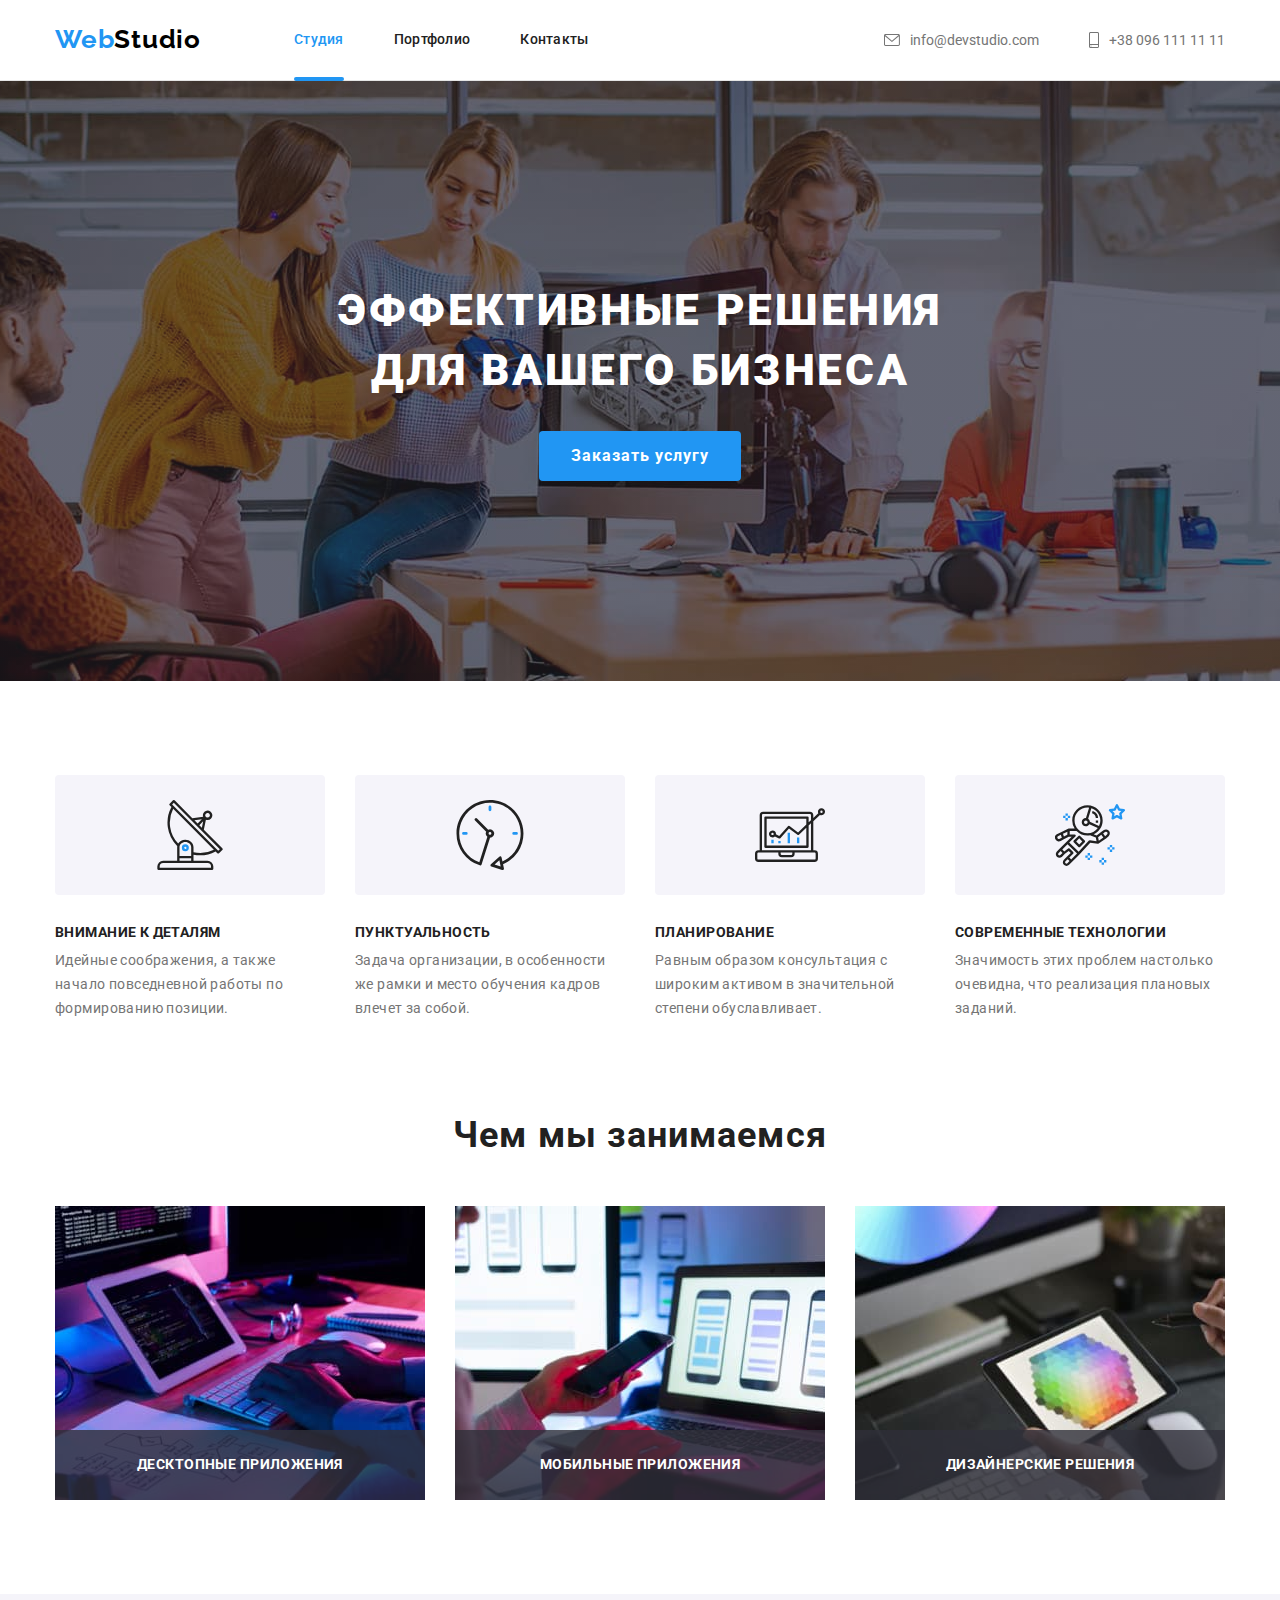
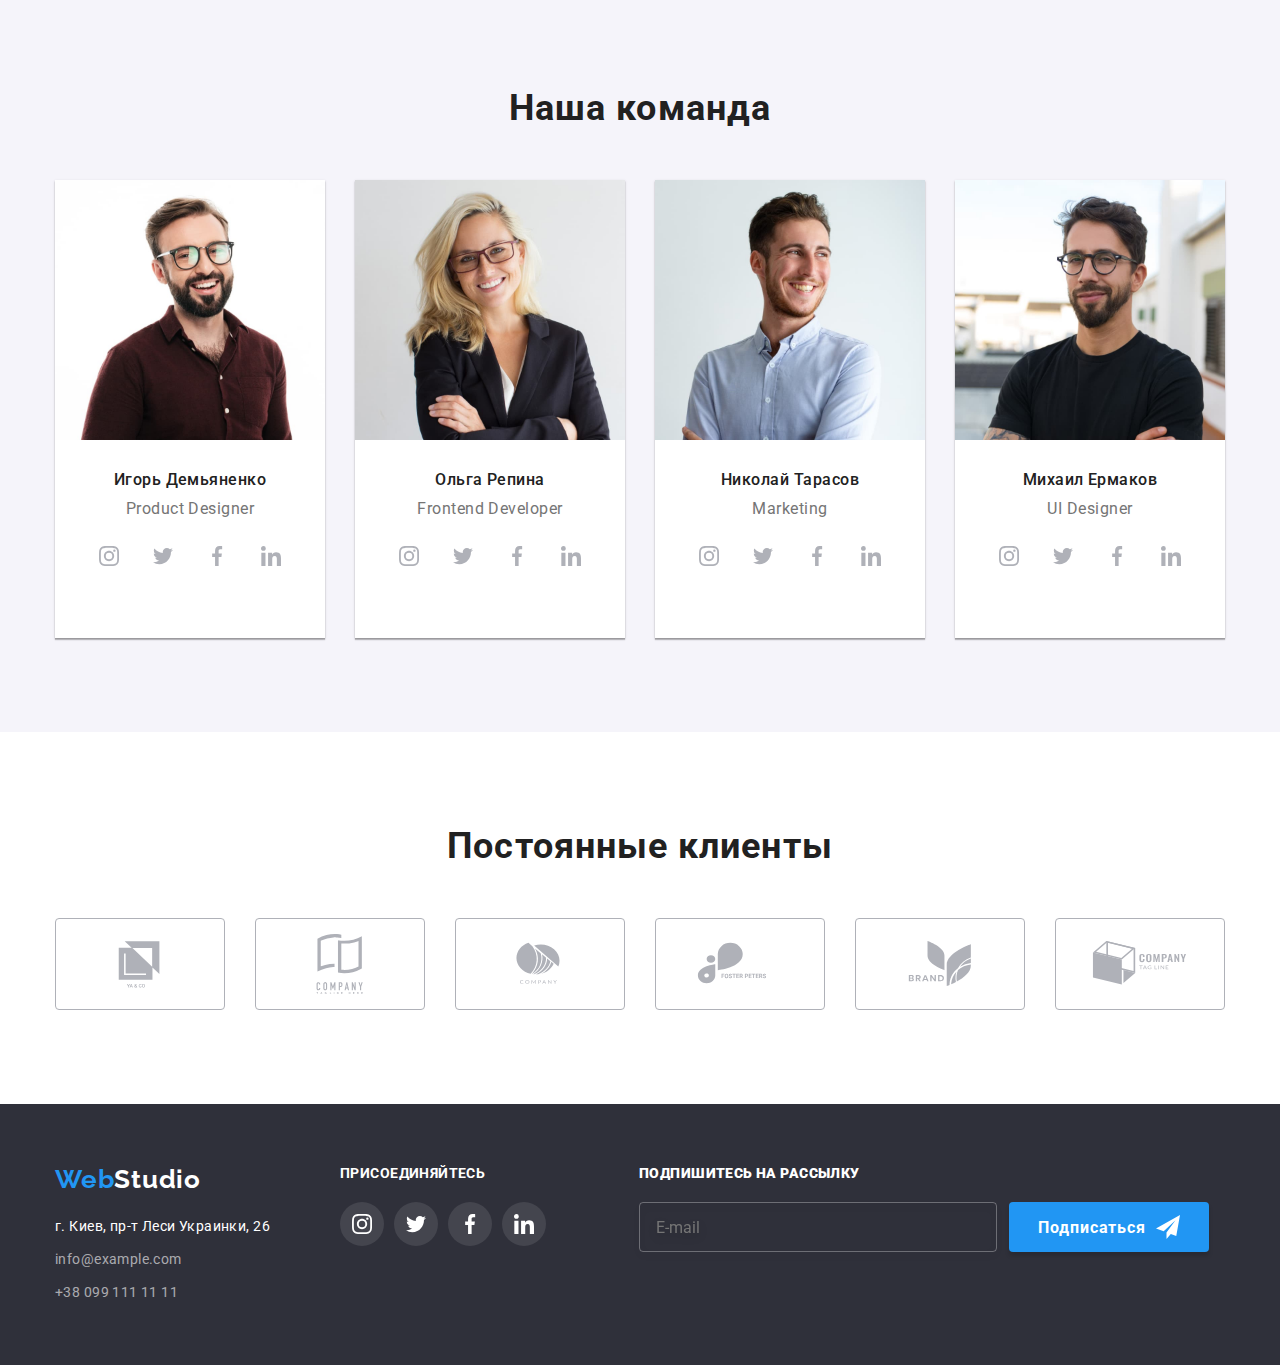
<file: index.html>
<!DOCTYPE html>
<html lang="ru">
  <head>
    <meta charset="UTF-8" />
    <meta http-equiv="X-UA-Compatible" content="IE=edge" />
    <meta name="viewport" content="width=device-width, initial-scale=1.0" />
    <title>Студия</title>
    <link rel="preconnect" href="https://fonts.gstatic.com" />
    <link
      href="https://fonts.googleapis.com/css2?family=Raleway:wght@700&family=Roboto:wght@400;500;700;900&display=swap"
      rel="stylesheet"
    />
    <link
      rel="stylesheet"
      href="https://cdnjs.cloudflare.com/ajax/libs/modern-normalize/1.1.0/modern-normalize.min.css"
    />
    <link rel="stylesheet" href="./css/main.min.css" />
  </head>
  <body>
    <!-- чердачок -->

    <header class="header">
      <div class="container header__box">
        <nav class="navigation">
          <a href="./index.html" class="logo"><span class="logo__accent">Web</span>Studio</a>
          <ul class="navigation__list">
            <li class="navigation__item">
              <a href="./index.html" class="navigation__link navigation__link--current">Студия</a>
            </li>
            <li class="navigation__item">
              <a href="./portfolio.html" class="navigation__link">Портфолио</a>
            </li>
            <li class="navigation__item"><a href="" class="navigation__link">Контакты</a></li>
          </ul>
        </nav>
        <ul class="contacts-header">
          <li class="contacts-header__item">
            <a href="mailto:info@devstudio.com" class="contacts-header__link">
              <svg class="contacts-header__icon" width="16" height="12">
                <use href="./images/icons.svg#icon-envelope"></use>
              </svg>
              info@devstudio.com</a
            >
          </li>
          <li class="contacts-header__item">
            <a href="tel:+380961111111" class="contacts-header__link">
              <svg class="contacts-header__icon" width="10" height="16">
                <use href="./images/icons.svg#icon-smartphone"></use>
              </svg>
              +38 096 111 11 11</a
            >
          </li>
        </ul>
      </div>
    </header>

    <!-- основной контент -->

    <main>
      <!-- блок - герой -->

      <section class="hero">
        <div class="container">
          <h1 class="hero__heading">Эффективные решения для вашего бизнеса</h1>
          <button type="button" class="hero__button" data-modal-open>Заказать услугу</button>
        </div>
      </section>

      <!-- чем мы лучше других -->

      <section class="section">
        <div class="container">
          <h2 class="section__heading section__heading--visually-hidden">Наши преимущества</h2>
          <ul class="avantages">
            <li class="avantages__items">
              <div class="avantages__icon">
                <svg width="70" height="70">
                  <use href="./images/icons.svg#icon-antenna"></use>
                </svg>
              </div>
              <h3 class="avantages__heading">Внимание к деталям</h3>
              <p class="avantages__text">
                Идейные соображения, а также начало повседневной работы по формированию позиции.
              </p>
            </li>
            <li class="avantages__items">
              <div class="avantages__icon">
                <svg width="70" height="70">
                  <use href="./images/icons.svg#icon-clock"></use>
                </svg>
              </div>
              <h3 class="avantages__heading">Пунктуальность</h3>
              <p class="avantages__text">
                Задача организации, в особенности же рамки и место обучения кадров влечет за собой.
              </p>
            </li>
            <li class="avantages__items">
              <div class="avantages__icon">
                <svg width="70" height="70">
                  <use href="./images/icons.svg#icon-diagram"></use>
                </svg>
              </div>
              <h3 class="avantages__heading">Планирование</h3>
              <p class="avantages__text">
                Равным образом консультация с широким активом в значительной степени обуславливает.
              </p>
            </li>
            <li class="avantages__items">
              <div class="avantages__icon">
                <svg width="70" height="70">
                  <use href="./images/icons.svg#icon-astronaut"></use>
                </svg>
              </div>
              <h3 class="avantages__heading">Современные технологии</h3>
              <p class="avantages__text">
                Значимость этих проблем настолько очевидна, что реализация плановых заданий.
              </p>
            </li>
          </ul>
        </div>
      </section>

      <!-- чем мы занимаемся -->

      <section class="section section--padding-top-0">
        <div class="container">
          <h2 class="section__heading">Чем мы занимаемся</h2>
          <ul class="activities">
            <li class="activities__item">
              <div class="activities__thumb">
                <img
                  src="./images/work-1.jpg"
                  alt="Работа над десктопным приложением"
                  width="370"
                  height="294"
                />
                <h3 class="activities__description">Десктопные приложения</h3>
              </div>
            </li>
            <li class="activities__item">
              <div class="activities__thumb">
                <img
                  src="./images/work-2.jpg"
                  alt="создание вариантов оформления мобильного приложения"
                  width="370"
                  height="294"
                />
                <h3 class="activities__description">Мобильные приложения</h3>
              </div>
            </li>
            <li class="activities__item">
              <div class="activities__thumb">
                <img
                  src="./images/work-3.jpg"
                  alt="подбор цветовой гаммы"
                  width="370"
                  height="294"
                />
                <h3 class="activities__description">Дизайнерские решения</h3>
              </div>
            </li>
          </ul>
        </div>
      </section>

      <!-- наши сотрудники -->

      <section class="section section--personal-bg-color">
        <div class="container">
          <h2 class="section__heading">Наша команда</h2>
          <ul class="personal">
            <li class="personal__item">
              <img
                src="./images/photo-1.jpg"
                alt="фотография Игоря Демьяненко"
                width="270"
                height="260"
              />
              <div class="personal__label">
                <h3 class="personal__name">Игорь Демьяненко</h3>
                <p class="personal__position">Product Designer</p>
                <ul class="networks">
                  <li class="networks__item">
                    <a href="" class="networks__link">
                      <svg class="networks__icon" width="20" height="20">
                        <use href="./images/icons.svg#icon-instagram"></use>
                      </svg>
                    </a>
                  </li>
                  <li class="networks__item">
                    <a href="" class="networks__link">
                      <svg class="networks__icon" width="20" height="20">
                        <use href="./images/icons.svg#icon-twitter"></use>
                      </svg>
                    </a>
                  </li>
                  <li class="networks__item">
                    <a href="" class="networks__link">
                      <svg class="networks__icon" width="20" height="20">
                        <use href="./images/icons.svg#icon-facebook"></use>
                      </svg>
                    </a>
                  </li>
                  <li class="networks__item">
                    <a href="" class="networks__link">
                      <svg class="networks__icon" width="20" height="20">
                        <use href="./images/icons.svg#icon-linkedin"></use>
                      </svg>
                    </a>
                  </li>
                </ul>
              </div>
            </li>
            <li class="personal__item">
              <img
                src="./images/photo-2.jpg"
                alt="фотография Ольги Репиной"
                width="270"
                height="260"
              />
              <div class="personal__label">
                <h3 class="personal__name">Ольга Репина</h3>
                <p class="personal__position">Frontend Developer</p>
                <ul class="networks">
                  <li class="networks__item">
                    <a href="" class="networks__link">
                      <svg class="networks__icon" width="20" height="20">
                        <use href="./images/icons.svg#icon-instagram"></use>
                      </svg>
                    </a>
                  </li>
                  <li class="networks__item">
                    <a href="" class="networks__link">
                      <svg class="networks__icon" width="20" height="20">
                        <use href="./images/icons.svg#icon-twitter"></use>
                      </svg>
                    </a>
                  </li>
                  <li class="networks__item">
                    <a href="" class="networks__link">
                      <svg class="networks__icon" width="20" height="20">
                        <use href="./images/icons.svg#icon-facebook"></use>
                      </svg>
                    </a>
                  </li>
                  <li class="networks__item">
                    <a href="" class="networks__link">
                      <svg class="networks__icon" width="20" height="20">
                        <use href="./images/icons.svg#icon-linkedin"></use>
                      </svg>
                    </a>
                  </li>
                </ul>
              </div>
            </li>
            <li class="personal__item">
              <img
                src="./images/photo-3.jpg"
                alt="фотография Николая Тарасова"
                width="270"
                height="260"
              />
              <div class="personal__label">
                <h3 class="personal__name">Николай Тарасов</h3>
                <p class="personal__position">Marketing</p>
                <ul class="networks">
                  <li class="networks__item">
                    <a href="" class="networks__link">
                      <svg class="networks__icon" width="20" height="20">
                        <use href="./images/icons.svg#icon-instagram"></use>
                      </svg>
                    </a>
                  </li>
                  <li class="networks__item">
                    <a href="" class="networks__link">
                      <svg class="networks__icon" width="20" height="20">
                        <use href="./images/icons.svg#icon-twitter"></use>
                      </svg>
                    </a>
                  </li>
                  <li class="networks__item">
                    <a href="" class="networks__link">
                      <svg class="networks__icon" width="20" height="20">
                        <use href="./images/icons.svg#icon-facebook"></use>
                      </svg>
                    </a>
                  </li>
                  <li class="networks__item">
                    <a href="" class="networks__link">
                      <svg class="networks__icon" width="20" height="20">
                        <use href="./images/icons.svg#icon-linkedin"></use>
                      </svg>
                    </a>
                  </li>
                </ul>
              </div>
            </li>
            <li class="personal__item">
              <img
                src="./images/photo-4.jpg"
                alt="фотография Михаила Ермакова"
                width="270"
                height="260"
              />
              <div class="personal__label">
                <h3 class="personal__name">Михаил Ермаков</h3>
                <p class="personal__position">UI Designer</p>
                <ul class="networks">
                  <li class="networks__item">
                    <a href="" class="networks__link">
                      <svg class="networks__icon" width="20" height="20">
                        <use href="./images/icons.svg#icon-instagram"></use>
                      </svg>
                    </a>
                  </li>
                  <li class="networks__item">
                    <a href="" class="networks__link">
                      <svg class="networks__icon" width="20" height="20">
                        <use href="./images/icons.svg#icon-twitter"></use>
                      </svg>
                    </a>
                  </li>
                  <li class="networks__item">
                    <a href="" class="networks__link">
                      <svg class="networks__icon" width="20" height="20">
                        <use href="./images/icons.svg#icon-facebook"></use>
                      </svg>
                    </a>
                  </li>
                  <li class="networks__item">
                    <a href="" class="networks__link">
                      <svg class="networks__icon" width="20" height="20">
                        <use href="./images/icons.svg#icon-linkedin"></use>
                      </svg>
                    </a>
                  </li>
                </ul>
              </div>
            </li>
          </ul>
        </div>
      </section>

      <!-- постоянные клиенты -->

      <section class="section">
        <div class="container">
          <h2 class="section__heading">Постоянные клиенты</h2>
          <ul class="clients">
            <li class="clients__item">
              <a href="" class="client__link">
                <svg class="client__icon" width="106" height="60">
                  <use href="./images/icons.svg#icon-client-01"></use>
                </svg>
              </a>
            </li>
            <li class="clients__item">
              <a href="" class="client__link">
                <svg class="client__icon" width="106" height="60">
                  <use href="./images/icons.svg#icon-client-02"></use>
                </svg>
              </a>
            </li>
            <li class="clients__item">
              <a href="" class="client__link">
                <svg class="client__icon" width="106" height="60">
                  <use href="./images/icons.svg#icon-client-03"></use>
                </svg>
              </a>
            </li>
            <li class="clients__item">
              <a href="" class="client__link">
                <svg class="client__icon" width="106" height="60">
                  <use href="./images/icons.svg#icon-client-04"></use>
                </svg>
              </a>
            </li>
            <li class="clients__item">
              <a href="" class="client__link">
                <svg class="client__icon" width="106" height="60">
                  <use href="./images/icons.svg#icon-client-05"></use>
                </svg>
              </a>
            </li>
            <li class="clients__item">
              <a href="" class="client__link">
                <svg class="client__icon" width="106" height="60">
                  <use href="./images/icons.svg#icon-client-06"></use>
                </svg>
              </a>
            </li>
          </ul>
        </div>
      </section>
    </main>

    <!-- погребок -->

    <footer class="footer">
      <div class="container container--flex-box">
        <div class="footer__address">
          <a href="./index.html" class="logo footer--logo"
            ><span class="logo__accent">Web</span>Studio</a
          >
          <address class="address">
            <ul class="address__list">
              <li class="address__item address__item--line-color">
                г. Киев, пр-т Леси Украинки, 26
              </li>
              <li class="address__item">
                <a href="mailto:info@example.com" class="address__link">info@example.com</a>
              </li>
              <li class="address__item">
                <a href="tel:+380991111111" class="address__link">+38 099 111 11 11</a>
              </li>
            </ul>
          </address>
        </div>

        <div>
          <b class="networks-footer">Присоединяйтесь</b>
          <ul class="networks-footer__list">
            <li class="networks-footer__item">
              <a href="" class="networks-footer__link">
                <svg class="networks-footer__icon" width="20" height="20">
                  <use href="./images/icons.svg#icon-instagram"></use>
                </svg>
              </a>
            </li>
            <li class="networks-footer__item">
              <a href="" class="networks-footer__link">
                <svg class="networks-footer__icon" width="20" height="20">
                  <use href="./images/icons.svg#icon-twitter"></use>
                </svg>
              </a>
            </li>
            <li class="networks-footer__item">
              <a href="" class="networks-footer__link">
                <svg class="networks-footer__icon" width="20" height="20">
                  <use href="./images/icons.svg#icon-facebook"></use>
                </svg>
              </a>
            </li>
            <li class="networks-footer__item">
              <a href="" class="networks-footer__link">
                <svg class="networks-footer__icon" width="20" height="20">
                  <use href="./images/icons.svg#icon-linkedin"></use>
                </svg>
              </a>
            </li>
          </ul>
        </div>

        <!-- форма подписки -->

        <div class="subscribe">
          <form>
            <label for="subscribe-email" class="subscribe__label">
              <b>Подпишитесь на рассылку</b></label
            >

            <div class="subscribe__block">
              <input
                type="email"
                name="email"
                id="subscribe-email"
                placeholder="E-mail"
                class="subscribe__input"
              />
              <button type="submit" class="subscribe__button">
                Подписаться
                <svg width="24" height="24" class="subscribe__icon">
                  <use href="./images/icons.svg#send"></use>
                </svg>
              </button>
            </div>
          </form>
        </div>
      </div>
    </footer>

    <!-- backdrop и модальное окно -->

    <div class="backdrop is-hidden" data-modal>
      <div class="modal">
        <button class="modal__btn" data-modal-close>
          <svg width="18" height="18" class="modal__icon-1">
            <use href="./images/icons.svg#close-black-18dp"></use>
          </svg>
          <svg width="18" height="18" class="modal__icon-2">
            <use href="./images/icons.svg#shocked"></use>
          </svg>
        </button>

        <form class="form">
          <div class="form__fieldset" role="group" aria-labelledby="contact-details-head">
            <p id="contact-details-head" class="form__legend">
              Оставьте свои данные, мы вам перезвоним
            </p>

            <label for="user-input" class="form__label"> Имя</label>
            <div class="form__box">
              <input type="text" id="user-input" name="username" class="form__input" />
              <svg width="18" height="18" class="form__icon">
                <use href="./images/icons.svg#modal-person"></use>
              </svg>
            </div>

            <label for="telephone-input" class="form__label">Телефон</label>
            <div class="form__box">
              <input type="tel" id="telephone-input" name="phone-number" class="form__input" />
              <svg width="18" height="18" class="form__icon">
                <use href="./images/icons.svg#modal-phone"></use>
              </svg>
            </div>

            <label for="email-input" class="form__label">Почта</label>
            <div class="form__box">
              <input type="email" id="email-input" name="email" class="form__input" />
              <svg width="18" height="18" class="form__icon">
                <use href="./images/icons.svg#modal-email"></use>
              </svg>
            </div>

            <label for="comment-input" class="form__label">Комментарий</label>
            <textarea
              name="comment"
              id="comment-input"
              rows="5"
              placeholder="Введите текст"
              class="form__textarea"
            ></textarea>
          </div>

          <div class="checkbox">
            <label class="checkbox__label">
              <input type="checkbox" class="checkbox__input" />

              <svg width="16" height="15" class="checkbox__icon-1">
                <use href="./images/icons.svg#checkbox-1"></use>
              </svg>
              <svg width="16" height="15" class="checkbox__icon-2">
                <use href="./images/icons.svg#checkbox-2"></use>
              </svg>

              <span class="checkbox__text"
                >Соглашаюсь с рассылкой и принимаю
                <a href="" class="checkbox__link">Условия договора</a>
              </span>
            </label>
          </div>
          <button type="submit" class="form__button">Отправить</button>
        </form>
      </div>
    </div>

    <script src="./js/modal.js"></script>
  </body>
</html>
</file>
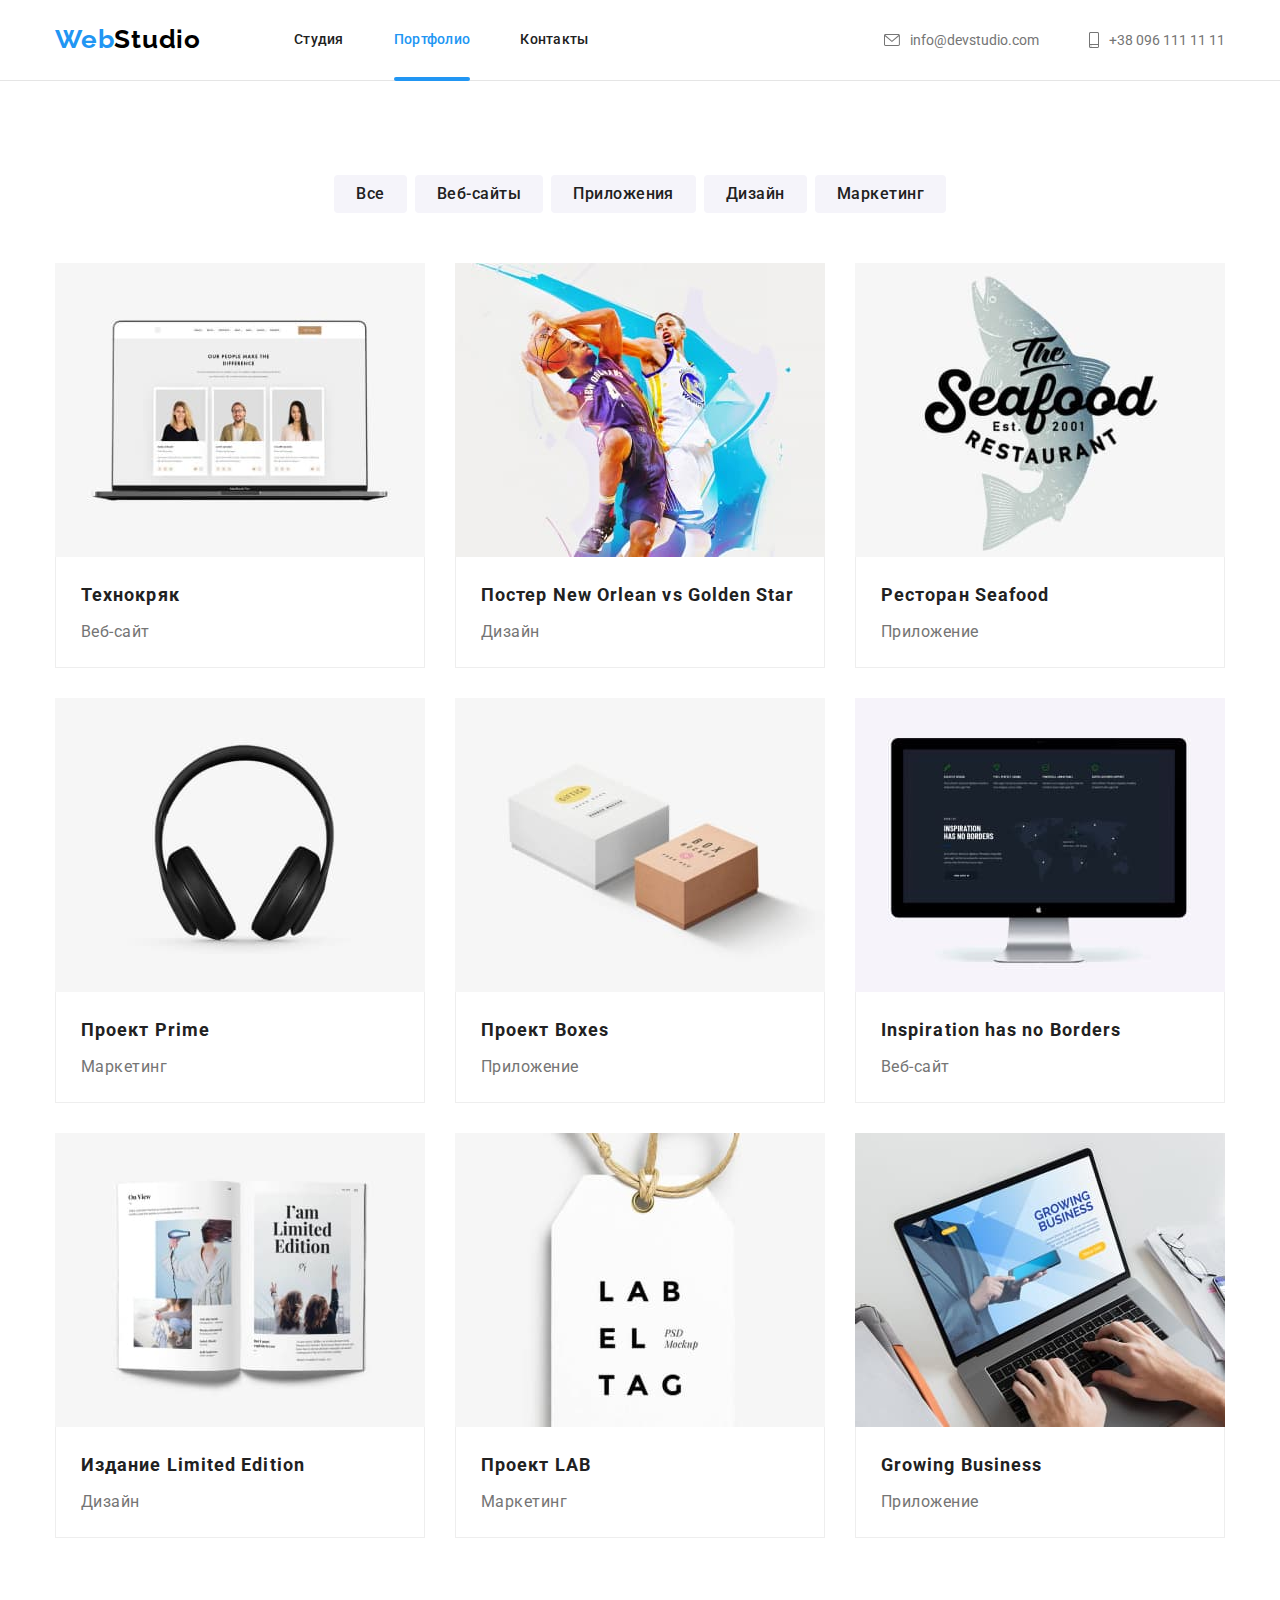
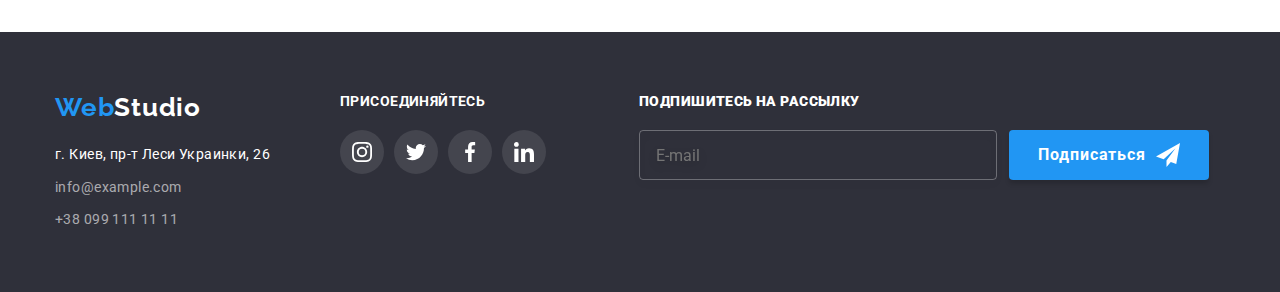
<file: portfolio.html>
<!DOCTYPE html>
<html lang="ru">
  <head>
    <meta charset="UTF-8" />
    <meta http-equiv="X-UA-Compatible" content="IE=edge" />
    <meta name="viewport" content="width=device-width, initial-scale=1.0" />
    <title>Портфолио</title>
    <link rel="preconnect" href="https://fonts.gstatic.com" />
    <link
      href="https://fonts.googleapis.com/css2?family=Raleway:wght@700&family=Roboto:wght@400;500;700;900&display=swap"
      rel="stylesheet"
    />
    <link
      rel="stylesheet"
      href="https://cdnjs.cloudflare.com/ajax/libs/modern-normalize/1.1.0/modern-normalize.min.css"
    />
    <link rel="stylesheet" href="./css/main.min.css" />
  </head>
  <body>
    <!-- чердачок -->

    <header class="header">
      <div class="container header__box">
        <nav class="navigation">
          <a href="./index.html" class="logo"><span class="logo__accent">Web</span>Studio</a>
          <ul class="navigation__list">
            <li class="navigation__item">
              <a href="./index.html" class="navigation__link">Студия</a>
            </li>
            <li class="navigation__item">
              <a href="./portfolio.html" class="navigation__link navigation__link--current"
                >Портфолио</a
              >
            </li>
            <li class="navigation__item"><a href="" class="navigation__link">Контакты</a></li>
          </ul>
        </nav>
        <ul class="contacts-header">
          <li class="contacts-header__item">
            <a href="mailto:info@devstudio.com" class="contacts-header__link">
              <svg class="contacts-header__icon" width="16" height="12">
                <use href="./images/icons.svg#icon-envelope"></use>
              </svg>
              info@devstudio.com</a
            >
          </li>
          <li class="contacts-header__item">
            <a href="tel:+380961111111" class="contacts-header__link">
              <svg class="contacts-header__icon" width="10" height="16">
                <use href="./images/icons.svg#icon-smartphone"></use>
              </svg>
              +38 096 111 11 11</a
            >
          </li>
        </ul>
      </div>
    </header>

    <!-- основной контент -->

    <main>
      <section class="section">
        <div class="container">
          <h1 class="section__heading section__heading--visually-hidden">Портфолио</h1>
          <ul class="filter">
            <li class="filter__item">
              <button type="button" class="filter__button">Все</button>
            </li>
            <li class="filter__item">
              <button type="button" class="filter__button">Веб-сайты</button>
            </li>
            <li class="filter__item">
              <button type="button" class="filter__button">Приложения</button>
            </li>
            <li class="filter__item">
              <button type="button" class="filter__button">Дизайн</button>
            </li>
            <li class="filter__item">
              <button type="button" class="filter__button">Маркетинг</button>
            </li>
          </ul>

          <ul class="portfolio">
            <li class="portfolio__item">
              <a href="" class="portfolio__link">
                <div class="portfolio__thumb">
                  <img
                    src="./images/portfol-img-01.jpg"
                    alt="Веб-сайт с отоброженными тремя фото-профилями людей"
                    width="370"
                    height="294"
                  />
                  <p class="portfolio__text">
                    Технокряк это современная площадка распространения коронавируса. Компании
                    используют эту платформу для цифрового шпионажа и атак на защищённые сервера
                    конкурентов.
                  </p>
                </div>
                <div class="portfolio__label">
                  <h2 class="portfolio__name">Технокряк</h2>
                  <p class="portfolio__description">Веб-сайт</p>
                </div>
              </a>
            </li>
            <li class="portfolio__item">
              <a href="" class="portfolio__link">
                <div class="portfolio__thumb">
                  <img
                    src="./images/portfol-img-02.jpg"
                    alt="Два баскетболиста с мячем"
                    width="370"
                    height="294"
                  />
                  <p class="portfolio__text">
                    Технокряк это современная площадка распространения коронавируса. Компании
                    используют эту платформу для цифрового шпионажа и атак на защищённые сервера
                    конкурентов.
                  </p>
                </div>
                <div class="portfolio__label">
                  <h2 class="portfolio__name">Постер New Orlean vs Golden Star</h2>
                  <p class="portfolio__description">Дизайн</p>
                </div>
              </a>
            </li>
            <li class="portfolio__item">
              <a href="" class="portfolio__link">
                <div class="portfolio__thumb">
                  <img
                    src="./images/portfol-img-03.jpg"
                    alt="Название ресторана на фоне рыбы"
                    width="370"
                    height="294"
                  />
                  <p class="portfolio__text">
                    Технокряк это современная площадка распространения коронавируса. Компании
                    используют эту платформу для цифрового шпионажа и атак на защищённые сервера
                    конкурентов.
                  </p>
                </div>
                <div class="portfolio__label">
                  <h2 class="portfolio__name">Ресторан Seafood</h2>
                  <p class="portfolio__description">Приложение</p>
                </div>
              </a>
            </li>
            <li class="portfolio__item">
              <a href="" class="portfolio__link">
                <div class="portfolio__thumb">
                  <img src="./images/portfol-img-04.jpg" alt="Наушники" width="370" height="294" />
                  <p class="portfolio__text">
                    Технокряк это современная площадка распространения коронавируса. Компании
                    используют эту платформу для цифрового шпионажа и атак на защищённые сервера
                    конкурентов.
                  </p>
                </div>
                <div class="portfolio__label">
                  <h2 class="portfolio__name">Проект Prime</h2>
                  <p class="portfolio__description">Маркетинг</p>
                </div>
              </a>
            </li>
            <li class="portfolio__item">
              <a href="" class="portfolio__link">
                <div class="portfolio__thumb">
                  <img
                    src="./images/portfol-img-05.jpg"
                    alt="Две коробки разного размера и цвета"
                    width="370"
                    height="294"
                  />
                  <p class="portfolio__text">
                    Технокряк это современная площадка распространения коронавируса. Компании
                    используют эту платформу для цифрового шпионажа и атак на защищённые сервера
                    конкурентов.
                  </p>
                </div>
                <div class="portfolio__label">
                  <h2 class="portfolio__name">Проект Boxes</h2>
                  <p class="portfolio__description">Приложение</p>
                </div>
              </a>
            </li>
            <li class="portfolio__item">
              <a href="" class="portfolio__link">
                <div class="portfolio__thumb">
                  <img
                    src="./images/portfol-img-06.jpg"
                    alt="Веб-сайт с отображонным блоком навигации"
                    width="370"
                    height="294"
                  />
                  <p class="portfolio__text">
                    Технокряк это современная площадка распространения коронавируса. Компании
                    используют эту платформу для цифрового шпионажа и атак на защищённые сервера
                    конкурентов.
                  </p>
                </div>
                <div class="portfolio__label">
                  <h2 class="portfolio__name">Inspiration has no Borders</h2>
                  <p class="portfolio__description">Веб-сайт</p>
                </div>
              </a>
            </li>
            <li class="portfolio__item">
              <a href="" class="portfolio__link">
                <div class="portfolio__thumb">
                  <img
                    src="./images/portfol-img-07.jpg"
                    alt="Открытая книга с изображениями людей"
                    width="370"
                    height="294"
                  />
                  <p class="portfolio__text">
                    Технокряк это современная площадка распространения коронавируса. Компании
                    используют эту платформу для цифрового шпионажа и атак на защищённые сервера
                    конкурентов.
                  </p>
                </div>
                <div class="portfolio__label">
                  <h2 class="portfolio__name">Издание Limited Edition</h2>
                  <p class="portfolio__description">Дизайн</p>
                </div>
              </a>
            </li>
            <li class="portfolio__item">
              <a href="" class="portfolio__link">
                <div class="portfolio__thumb">
                  <img
                    src="./images/portfol-img-08.jpg"
                    alt="Этикетка белого цвета с черной надписью"
                    width="370"
                    height="294"
                  />
                  <p class="portfolio__text">
                    Технокряк это современная площадка распространения коронавируса. Компании
                    используют эту платформу для цифрового шпионажа и атак на защищённые сервера
                    конкурентов.
                  </p>
                </div>
                <div class="portfolio__label">
                  <h2 class="portfolio__name">Проект LAB</h2>
                  <p class="portfolio__description">Маркетинг</p>
                </div>
              </a>
            </li>
            <li class="portfolio__item">
              <a href="" class="portfolio__link">
                <div class="portfolio__thumb">
                  <img
                    src="./images/portfol-img-09.jpg"
                    alt="Ноутбук с запущенной страницей приветствия программы"
                    width="370"
                    height="294"
                  />
                  <p class="portfolio__text">
                    Технокряк это современная площадка распространения коронавируса. Компании
                    используют эту платформу для цифрового шпионажа и атак на защищённые сервера
                    конкурентов.
                  </p>
                </div>
                <div class="portfolio__label">
                  <h2 class="portfolio__name">Growing Business</h2>
                  <p class="portfolio__description">Приложение</p>
                </div>
              </a>
            </li>
          </ul>
        </div>
      </section>
    </main>

    <!-- погребок -->

    <footer class="footer">
      <div class="container container--flex-box">
        <div class="footer__address">
          <a href="./index.html" class="logo footer--logo"
            ><span class="logo__accent">Web</span>Studio</a
          >
          <address class="address">
            <ul class="address__list">
              <li class="address__item address__item--line-color">
                г. Киев, пр-т Леси Украинки, 26
              </li>
              <li class="address__item">
                <a href="mailto:info@example.com" class="address__link">info@example.com</a>
              </li>
              <li class="address__item">
                <a href="tel:+380991111111" class="address__link">+38 099 111 11 11</a>
              </li>
            </ul>
          </address>
        </div>

        <div>
          <b class="networks-footer">Присоединяйтесь</b>
          <ul class="networks-footer__list">
            <li class="networks-footer__item">
              <a href="" class="networks-footer__link">
                <svg class="networks-footer__icon" width="20" height="20">
                  <use href="./images/icons.svg#icon-instagram"></use>
                </svg>
              </a>
            </li>
            <li class="networks-footer__item">
              <a href="" class="networks-footer__link">
                <svg class="networks-footer__icon" width="20" height="20">
                  <use href="./images/icons.svg#icon-twitter"></use>
                </svg>
              </a>
            </li>
            <li class="networks-footer__item">
              <a href="" class="networks-footer__link">
                <svg class="networks-footer__icon" width="20" height="20">
                  <use href="./images/icons.svg#icon-facebook"></use>
                </svg>
              </a>
            </li>
            <li class="networks-footer__item">
              <a href="" class="networks-footer__link">
                <svg class="networks-footer__icon" width="20" height="20">
                  <use href="./images/icons.svg#icon-linkedin"></use>
                </svg>
              </a>
            </li>
          </ul>
        </div>

        <!-- форма подписки -->

        <div class="subscribe">
          <form>
            <label for="subscribe-email" class="subscribe__label">
              <b>Подпишитесь на рассылку</b></label
            >

            <div class="subscribe__block">
              <input
                type="email"
                name="email"
                id="subscribe-email"
                placeholder="E-mail"
                class="subscribe__input"
              />
              <button type="submit" class="subscribe__button">
                Подписаться
                <svg width="24" height="24" class="subscribe__icon">
                  <use href="./images/icons.svg#send"></use>
                </svg>
              </button>
            </div>
          </form>
        </div>
      </div>
    </footer>
  </body>
</html>
</file>
<file: css/main.min.css>
a{text-decoration:none}h1,h2,h3,h4,h5,h6{margin-top:0;margin-bottom:0}img{width:100%;height:auto;display:block}p{margin-top:0;margin-bottom:0}ul{margin-top:0;margin-bottom:0;list-style-type:none;-webkit-padding-start:0;padding-inline-start:0}button{cursor:pointer}.section__heading--visually-hidden{position:absolute;width:1px;height:1px;margin:-1px;border:0;padding:0;white-space:nowrap;-webkit-clip-path:inset(100%);clip-path:inset(100%);clip:rect(0 0 0 0);overflow:hidden}.section{padding-top:94px;padding-bottom:94px}.section__heading{font-weight:bold;font-size:36px;line-height:1.16;text-align:center;letter-spacing:0.03em;margin-bottom:50px}.section--padding-top-0{padding-top:0}.section--personal-bg-color{background-color:#f5f4fa}.container{margin-left:auto;margin-right:auto;padding-left:15px;padding-right:15px;width:1200px}.container--flex-box{display:-webkit-box;display:-ms-flexbox;display:flex}body{font-family:'Roboto', 'Raleway', sans-serif;background-color:#fff;color:#212121}.header{background:#fff;border-bottom:1px solid #e5e5e5}.header__box{display:-webkit-box;display:-ms-flexbox;display:flex;-webkit-box-align:center;-ms-flex-align:center;align-items:center}.navigation{display:-webkit-box;display:-ms-flexbox;display:flex;-webkit-box-align:center;-ms-flex-align:center;align-items:center}.navigation__list{display:-webkit-box;display:-ms-flexbox;display:flex;margin-left:93px;font-weight:500;font-size:14px;line-height:1.14;letter-spacing:0.02em}.navigation__item+.navigation__item{margin-left:50px}.navigation__link{display:block;padding-top:32px;padding-bottom:32px;color:#212121;-webkit-transition:color 250ms cubic-bezier(0.4, 0, 0.2, 1);transition:color 250ms cubic-bezier(0.4, 0, 0.2, 1)}.navigation__link:hover,.navigation__link:focus{color:#2196f3}.navigation__link--current{color:#2196f3;position:relative}.navigation__link--current::after{position:absolute;content:'';display:block;margin-top:29px;width:100%;height:4px;border-radius:2px;background-color:#2196f3}.logo{font-family:'Raleway', sans-serif;font-weight:bold;font-size:26px;line-height:1.19;letter-spacing:0.03em;color:#000;padding-top:24px;padding-bottom:25px}.logo__accent{color:#2196f3}.footer--logo{color:#fff}.contacts-header{display:-webkit-box;display:-ms-flexbox;display:flex;margin-left:auto}.contacts-header__item+.contacts-header__item{margin-left:50px}.contacts-header__link{display:-webkit-box;display:-ms-flexbox;display:flex;-webkit-box-align:center;-ms-flex-align:center;align-items:center;-webkit-box-pack:center;-ms-flex-pack:center;justify-content:center;padding-top:30px;padding-bottom:30px;font-size:14px;color:#757575;-webkit-transition:color 250ms cubic-bezier(0.4, 0, 0.2, 1);transition:color 250ms cubic-bezier(0.4, 0, 0.2, 1)}.contacts-header__link:hover,.contacts-header__link:focus{color:#2196f3}.contacts-header__icon{margin-right:10px;fill:currentColor}.hero{background-color:#2f303a;padding-top:200px;padding-bottom:200px;max-width:1600px;height:600px;margin-left:auto;margin-right:auto;background-image:-webkit-gradient(linear, left top, right top, from(rgba(47,48,58,0.4)), to(rgba(47,48,58,0.4))),url("../images/hero-baner.jpg");background-image:linear-gradient(to right, rgba(47,48,58,0.4), rgba(47,48,58,0.4)),url("../images/hero-baner.jpg");background-repeat:no-repeat;background-position:center;background-size:cover}.hero__heading{width:696px;height:120px;font-weight:900;font-size:44px;line-height:1.36;text-align:center;letter-spacing:0.06em;text-transform:uppercase;color:#fff;margin-left:auto;margin-right:auto;margin-bottom:30px}.hero__button{font-weight:bold;font-size:16px;line-height:1.87;display:-webkit-box;display:-ms-flexbox;display:flex;text-align:center;letter-spacing:0.06em;background-color:#2196f3;color:#fff;min-width:200px;height:50px;border:transparent;border-radius:4px;margin-left:auto;margin-right:auto;padding:10px 32px;-webkit-transition:background-color 250ms cubic-bezier(0.4, 0, 0.2, 1),color 250ms cubic-bezier(0.4, 0, 0.2, 1);transition:background-color 250ms cubic-bezier(0.4, 0, 0.2, 1),color 250ms cubic-bezier(0.4, 0, 0.2, 1)}.hero__button:hover,.hero__button:focus{background-color:#fff;color:#188ce8}.avantages{display:-webkit-box;display:-ms-flexbox;display:flex}.avantages__items:not(:last-of-type){margin-right:30px}.avantages__icon{display:-webkit-box;display:-ms-flexbox;display:flex;width:270px;padding:25px 0;background-color:#f5f4fa;-webkit-box-align:center;-ms-flex-align:center;align-items:center;-webkit-box-pack:center;-ms-flex-pack:center;justify-content:center;margin-bottom:30px;border-radius:4px}.avantages__heading{font-weight:bold;font-size:14px;line-height:1.14;letter-spacing:0.03em;text-transform:uppercase;margin-bottom:8px}.avantages__text{font-size:14px;line-height:1.71;letter-spacing:0.03em;color:#757575}.activities{display:-webkit-box;display:-ms-flexbox;display:flex}.activities__item+.activities__item{margin-left:30px}.activities__thumb{position:relative;width:370px;height:294px}.activities__description{position:absolute;bottom:0;display:-webkit-box;display:-ms-flexbox;display:flex;-webkit-box-align:center;-ms-flex-align:center;align-items:center;-webkit-box-pack:center;-ms-flex-pack:center;justify-content:center;width:100%;height:70px;background:rgba(47,48,58,0.8);font-size:14px;line-height:1.14;text-align:center;letter-spacing:0.03em;text-transform:uppercase;color:#fff}.personal{display:-webkit-box;display:-ms-flexbox;display:flex;line-height:1.19;text-align:center;letter-spacing:0.03em}.personal__item{width:270px;background-color:#fff;-webkit-box-shadow:0px 1px 3px rgba(0,0,0,0.12),0px 1px 1px rgba(0,0,0,0.14),0px 2px 1px rgba(0,0,0,0.2);box-shadow:0px 1px 3px rgba(0,0,0,0.12),0px 1px 1px rgba(0,0,0,0.14),0px 2px 1px rgba(0,0,0,0.2)}.personal__item+.personal__item{margin-left:30px}.personal__label{padding-top:30px;padding-bottom:30px}.personal__name{font-size:16px;font-style:normal;font-weight:500;margin-bottom:10px}.personal__position{color:#757575}.networks{display:-webkit-box;display:-ms-flexbox;display:flex;margin:16px 32px 30px 32px}.networks__item:not(:last-of-type){margin-right:10px}.networks__link{display:-webkit-box;display:-ms-flexbox;display:flex;padding:12px;background-color:#fff;color:#afb1b8;border-radius:50%;-webkit-box-align:center;-ms-flex-align:center;align-items:center;-webkit-box-pack:center;-ms-flex-pack:center;justify-content:center;-webkit-transition:background-color 250ms cubic-bezier(0.4, 0, 0.2, 1),color 250ms cubic-bezier(0.4, 0, 0.2, 1);transition:background-color 250ms cubic-bezier(0.4, 0, 0.2, 1),color 250ms cubic-bezier(0.4, 0, 0.2, 1)}.networks__link:hover,.networks__link:focus{background-color:#2196f3;color:#fff}.networks__icon{fill:currentColor}.clients{display:-webkit-box;display:-ms-flexbox;display:flex}.clients__item:not(:last-of-type){margin-right:30px}.client__link{display:-webkit-box;display:-ms-flexbox;display:flex;padding:15px 31px;background-color:#fff;color:#afb1b8;border:1px solid;border-radius:4px;-webkit-box-align:center;-ms-flex-align:center;align-items:center;-webkit-box-pack:center;-ms-flex-pack:center;justify-content:center;-webkit-transition:background-color 250ms cubic-bezier(0.4, 0, 0.2, 1),color 250ms cubic-bezier(0.4, 0, 0.2, 1);transition:background-color 250ms cubic-bezier(0.4, 0, 0.2, 1),color 250ms cubic-bezier(0.4, 0, 0.2, 1)}.client__link:hover,.client__link:focus{color:#2196f3}.client__icon{fill:currentColor}.footer{padding-top:60px;padding-bottom:60px;background-color:#2f303a}.footer__address{margin-right:70px}.address{margin-top:20px}.address__list{font-style:normal;font-size:14px;line-height:1.71;letter-spacing:0.03em}.address__item--line-color{color:#fff}.address__item:not(:last-of-type){margin-bottom:9px}.address__link{color:rgba(255,255,255,0.6);-webkit-transition:color 250ms cubic-bezier(0.4, 0, 0.2, 1);transition:color 250ms cubic-bezier(0.4, 0, 0.2, 1)}.address__link:hover,.address__link:focus{color:#2196f3}.networks-footer{font-style:normal;font-weight:bold;font-size:14px;line-height:1.14;letter-spacing:0.03em;text-transform:uppercase;color:#fff}.networks-footer__list{display:-webkit-box;display:-ms-flexbox;display:flex;margin-top:20px}.networks-footer__item:not(:last-of-type){margin-right:10px}.networks-footer__link{display:-webkit-box;display:-ms-flexbox;display:flex;padding:12px;background-color:rgba(255,255,255,0.1);color:#fff;border-radius:50%;-webkit-box-align:center;-ms-flex-align:center;align-items:center;-webkit-box-pack:center;-ms-flex-pack:center;justify-content:center;-webkit-transition:background-color 250ms cubic-bezier(0.4, 0, 0.2, 1);transition:background-color 250ms cubic-bezier(0.4, 0, 0.2, 1)}.networks-footer__link:hover,.networks-footer__link:focus{background-color:#2196f3}.networks-footer__icon{fill:currentColor}.subscribe{width:570px;margin-left:93px}.subscribe__label{font-weight:bold;font-size:14px;line-height:1.14;letter-spacing:0.03em;text-transform:uppercase;color:#fff}.subscribe__block{display:-webkit-inline-box;display:-ms-inline-flexbox;display:inline-flex;-webkit-box-pack:center;-ms-flex-pack:center;justify-content:center;-webkit-box-align:center;-ms-flex-align:center;align-items:center;margin-top:20px}.subscribe__input{width:358px;height:50px;display:inline-block;padding-left:16px;margin-right:12px;border:1px solid rgba(255,255,255,0.3);background-color:inherit;color:rgba(255,255,255,0.6);-webkit-filter:drop-shadow(0px 4px 4px rgba(0,0,0,0.15));filter:drop-shadow(0px 4px 4px rgba(0,0,0,0.15));border-radius:4px}.subscribe__button{display:-webkit-box;display:-ms-flexbox;display:flex;-webkit-box-pack:center;-ms-flex-pack:center;justify-content:center;-webkit-box-align:center;-ms-flex-align:center;align-items:center;min-width:200px;height:50px;background-color:#2196f3;font-weight:bold;text-align:center;font-size:16px;line-height:1.86;letter-spacing:0.06em;color:#fff;border:none;border-radius:4px;padding:10px 28px;-webkit-box-shadow:0px 4px 4px rgba(0,0,0,0.15);box-shadow:0px 4px 4px rgba(0,0,0,0.15)}.subscribe__icon{margin-left:10px;width:24px;height:24px}.backdrop{position:fixed;top:0;left:0;width:100%;height:100%;background-color:rgba(0,0,0,0.2);opacity:1;-webkit-transition:opacity 250ms cubic-bezier(0.4, 0, 0.2, 1);transition:opacity 250ms cubic-bezier(0.4, 0, 0.2, 1);-webkit-perspective:600px;perspective:600px}.backdrop.is-hidden{opacity:0;pointer-events:none}.backdrop.is-hidden .modal{-webkit-transform:rotateX(60deg) translate(-50%, -50%) scale(0.9);transform:rotateX(60deg) translate(-50%, -50%) scale(0.9)}.modal{position:absolute;top:50%;left:50%;width:528px;min-height:581px;padding:40px;border-radius:4px;background-color:#fff;-webkit-transform:rotateX(0deg) translate(-50%, -50%) scale(1);transform:rotateX(0deg) translate(-50%, -50%) scale(1);-webkit-transition:-webkit-transform 250ms cubic-bezier(0.4, 0, 0.2, 1);transition:-webkit-transform 250ms cubic-bezier(0.4, 0, 0.2, 1);transition:transform 250ms cubic-bezier(0.4, 0, 0.2, 1);transition:transform 250ms cubic-bezier(0.4, 0, 0.2, 1), -webkit-transform 250ms cubic-bezier(0.4, 0, 0.2, 1)}.modal__btn{position:absolute;top:8px;right:8px;display:-webkit-box;display:-ms-flexbox;display:flex;-webkit-box-align:center;-ms-flex-align:center;align-items:center;-webkit-box-pack:center;-ms-flex-pack:center;justify-content:center;width:30px;height:30px;border-radius:50%;padding:4px;border:1px solid rgba(0,0,0,0.2);background-color:#fff;color:#212121;overflow:hidden}.modal__btn:hover .modal__icon-2,.modal__btn:focus .modal__icon-2{-webkit-transform:translate(-50%, -50%);transform:translate(-50%, -50%);fill:#2196f3}.modal__btn:hover .modal__icon-1,.modal__btn:focus .modal__icon-1{-webkit-transform:translateX(35px);transform:translateX(35px);fill:#2196f3}.modal__icon-1{-webkit-transition:-webkit-transform 250ms cubic-bezier(0.4, 0, 0.2, 1);transition:-webkit-transform 250ms cubic-bezier(0.4, 0, 0.2, 1);transition:transform 250ms cubic-bezier(0.4, 0, 0.2, 1);transition:transform 250ms cubic-bezier(0.4, 0, 0.2, 1), -webkit-transform 250ms cubic-bezier(0.4, 0, 0.2, 1)}.modal__icon-2{position:absolute;top:50%;left:50%;-webkit-transform:translate(-180%, -50%);transform:translate(-180%, -50%);-webkit-transition:-webkit-transform 250ms cubic-bezier(0.4, 0, 0.2, 1);transition:-webkit-transform 250ms cubic-bezier(0.4, 0, 0.2, 1);transition:transform 250ms cubic-bezier(0.4, 0, 0.2, 1);transition:transform 250ms cubic-bezier(0.4, 0, 0.2, 1), -webkit-transform 250ms cubic-bezier(0.4, 0, 0.2, 1)}.form__fieldset{border:0;padding:0;margin-bottom:20px}.form__legend{font-style:normal;font-weight:bold;font-size:20px;line-height:1.15;text-align:center;letter-spacing:0.03em;color:#212121;margin-bottom:12px}.form__label{font-size:12px;line-height:1.66;letter-spacing:0.01em;color:#757575}.form__box{position:relative;width:448px;height:40px;border:0;margin-top:4px;margin-bottom:10px}.form__input{width:448px;height:40px;border-radius:4px;border:1px solid rgba(33,33,33,0.2);padding-left:42px;-webkit-transition:border 250ms cubic-bezier(0.4, 0, 0.2, 1);transition:border 250ms cubic-bezier(0.4, 0, 0.2, 1)}.form__input:focus ~ .form__icon{fill:#2196f3;cursor:pointer}.form__input:focus{outline:none;border-color:#2196f3}.form__icon{position:absolute;top:50%;left:12px;-webkit-transform:translateY(-50%);transform:translateY(-50%);width:18px;height:18px;-webkit-transition:fill 250ms cubic-bezier(0.4, 0, 0.2, 1);transition:fill 250ms cubic-bezier(0.4, 0, 0.2, 1)}.form__textarea{width:448px;height:120px;padding:12px 16px;border-radius:4px;border:1px solid rgba(33,33,33,0.2);margin-top:4px;resize:none;-webkit-transition:border 250ms cubic-bezier(0.4, 0, 0.2, 1);transition:border 250ms cubic-bezier(0.4, 0, 0.2, 1)}.form__textarea:focus{border-color:#2196f3;outline:none;cursor:pointer}.form__button{-webkit-appearance:none;-moz-appearance:none;appearance:none;font-weight:bold;font-size:16px;line-height:1.87;display:-webkit-box;display:-ms-flexbox;display:flex;-webkit-box-pack:center;-ms-flex-pack:center;justify-content:center;-webkit-box-align:center;-ms-flex-align:center;align-items:center;letter-spacing:0.06em;background-color:#2196f3;color:#fff;min-width:200px;height:50px;border:transparent;border-radius:4px;margin-left:auto;margin-right:auto;margin-top:30px;padding:10px 32px;-webkit-box-shadow:0px 4px 4px rgba(0,0,0,0.15);box-shadow:0px 4px 4px rgba(0,0,0,0.15)}.checkbox{margin-left:auto;margin-right:auto}.checkbox__label{position:relative}.checkbox__input{-webkit-appearance:none;-moz-appearance:none;appearance:none}.checkbox__input:checked+.checkbox__icon-1{opacity:0}.checkbox__input:checked ~ .checkbox__icon-2{opacity:1}.checkbox__icon-1{position:absolute;top:50%;left:0%;-webkit-transform:translateY(-50%);transform:translateY(-50%);opacity:1;-webkit-transition:opacity 250ms cubic-bezier(0.4, 0, 0.2, 1);transition:opacity 250ms cubic-bezier(0.4, 0, 0.2, 1)}.checkbox__icon-2{position:absolute;top:50%;left:0%;-webkit-transform:translateY(-50%);transform:translateY(-50%);fill:#2196f3;opacity:0;-webkit-transition:opacity 250ms cubic-bezier(0.4, 0, 0.2, 1);transition:opacity 250ms cubic-bezier(0.4, 0, 0.2, 1)}.checkbox__text{padding-left:18px;font-size:14px;line-height:1.71;letter-spacing:0.03em;color:#757575}.checkbox__link{font-size:14px;line-height:1.71;letter-spacing:0.03em;-webkit-text-decoration-line:underline;text-decoration-line:underline;color:#2196f3}.filter{display:-webkit-box;display:-ms-flexbox;display:flex;-webkit-box-pack:center;-ms-flex-pack:center;justify-content:center;margin-bottom:50px}.filter__item+.filter__item{margin-left:8px}.filter__button{min-width:73px;height:38px;border-radius:4px;padding:6px 22px;font-family:inherit;border:0 transparent;font-weight:500;font-size:16px;line-height:1.62;text-align:center;letter-spacing:0.03em;background-color:#f5f4fa;color:#212121;-webkit-transition:background-color 250ms cubic-bezier(0.4, 0, 0.2, 1),color 250ms cubic-bezier(0.4, 0, 0.2, 1),-webkit-box-shadow 250ms cubic-bezier(0.4, 0, 0.2, 1);transition:background-color 250ms cubic-bezier(0.4, 0, 0.2, 1),color 250ms cubic-bezier(0.4, 0, 0.2, 1),-webkit-box-shadow 250ms cubic-bezier(0.4, 0, 0.2, 1);transition:background-color 250ms cubic-bezier(0.4, 0, 0.2, 1),color 250ms cubic-bezier(0.4, 0, 0.2, 1),box-shadow 250ms cubic-bezier(0.4, 0, 0.2, 1);transition:background-color 250ms cubic-bezier(0.4, 0, 0.2, 1),color 250ms cubic-bezier(0.4, 0, 0.2, 1),box-shadow 250ms cubic-bezier(0.4, 0, 0.2, 1),-webkit-box-shadow 250ms cubic-bezier(0.4, 0, 0.2, 1)}.filter__button:hover,.filter__button:focus{background-color:#2196f3;color:#fff;-webkit-box-shadow:0px 3px 1px rgba(0,0,0,0.1),0px 1px 2px rgba(0,0,0,0.08),0px 2px 2px rgba(0,0,0,0.12);box-shadow:0px 3px 1px rgba(0,0,0,0.1),0px 1px 2px rgba(0,0,0,0.08),0px 2px 2px rgba(0,0,0,0.12)}.portfolio{display:-webkit-box;display:-ms-flexbox;display:flex;-ms-flex-wrap:wrap;flex-wrap:wrap;margin:-15px}.portfolio__item{margin:15px}.portfolio__link{display:block;-webkit-transition:-webkit-box-shadow 250ms cubic-bezier(0.4, 0, 0.2, 1);transition:-webkit-box-shadow 250ms cubic-bezier(0.4, 0, 0.2, 1);transition:box-shadow 250ms cubic-bezier(0.4, 0, 0.2, 1);transition:box-shadow 250ms cubic-bezier(0.4, 0, 0.2, 1), -webkit-box-shadow 250ms cubic-bezier(0.4, 0, 0.2, 1)}.portfolio__link:hover,.portfolio__link:focus{-webkit-box-shadow:0px 1px 1px rgba(0,0,0,0.12),0px 4px 4px rgba(0,0,0,0.06),1px 4px 6px rgba(0,0,0,0.16);box-shadow:0px 1px 1px rgba(0,0,0,0.12),0px 4px 4px rgba(0,0,0,0.06),1px 4px 6px rgba(0,0,0,0.16);opacity:1}.portfolio__link:hover .portfolio__text,.portfolio__link:focus .portfolio__text{-webkit-transform:translateY(0);transform:translateY(0)}.portfolio__thumb{position:relative;width:370px;height:294px;overflow:hidden}.portfolio__text{position:absolute;bottom:0;left:0;-webkit-transform:translateY(101%);transform:translateY(101%);width:100%;height:100%;padding:63px 24px;background:rgba(33,150,243,0.9);font-size:18px;line-height:1.55;letter-spacing:0.03em;color:#fff;-webkit-transition:-webkit-transform 250ms cubic-bezier(0.4, 0, 0.2, 1);transition:-webkit-transform 250ms cubic-bezier(0.4, 0, 0.2, 1);transition:transform 250ms cubic-bezier(0.4, 0, 0.2, 1);transition:transform 250ms cubic-bezier(0.4, 0, 0.2, 1), -webkit-transform 250ms cubic-bezier(0.4, 0, 0.2, 1)}.portfolio__label{padding:20px 25px;border:1px solid #eee;border-top:none}.portfolio__name{font-weight:bold;font-size:18px;line-height:2;letter-spacing:0.06em;color:#212121}.portfolio__description{margin-top:4px;font-size:16px;line-height:1.87;letter-spacing:0.03em;color:#757575}
/*# sourceMappingURL=main.min.css.map */
</file>
